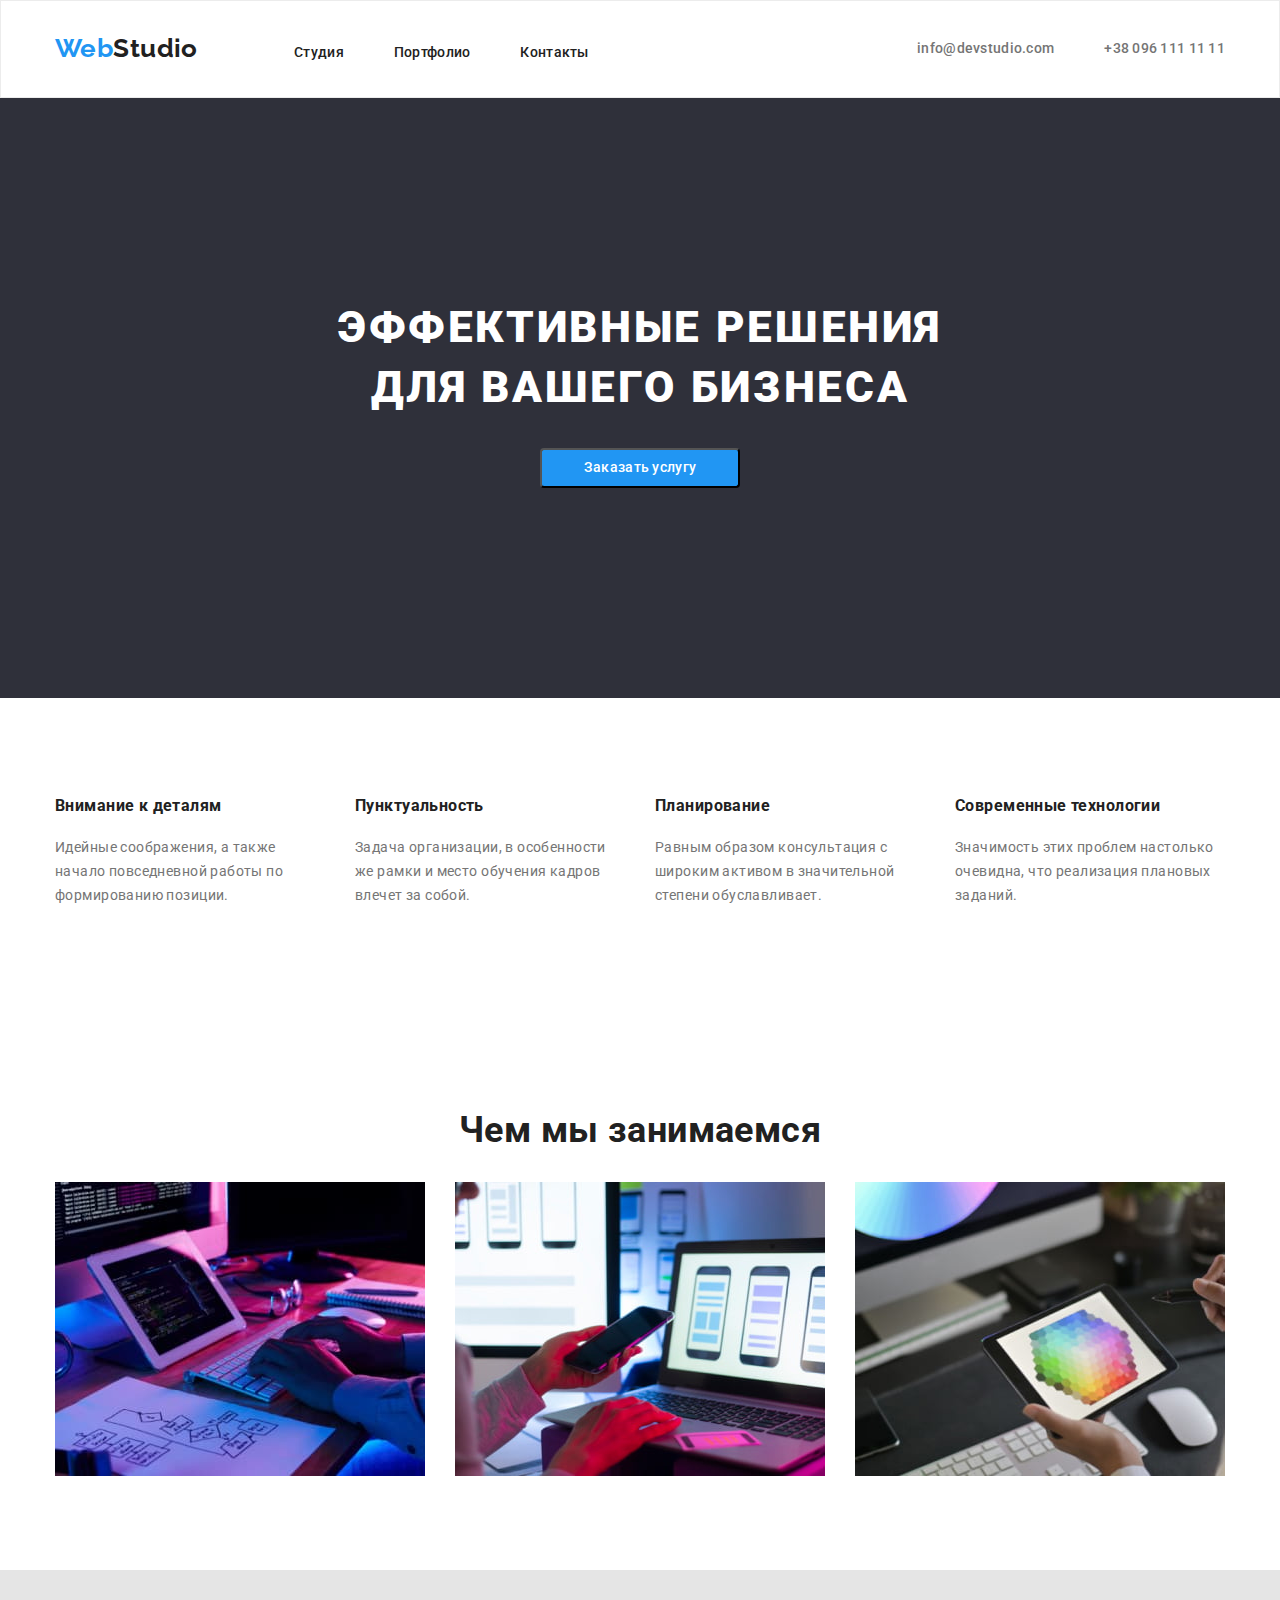
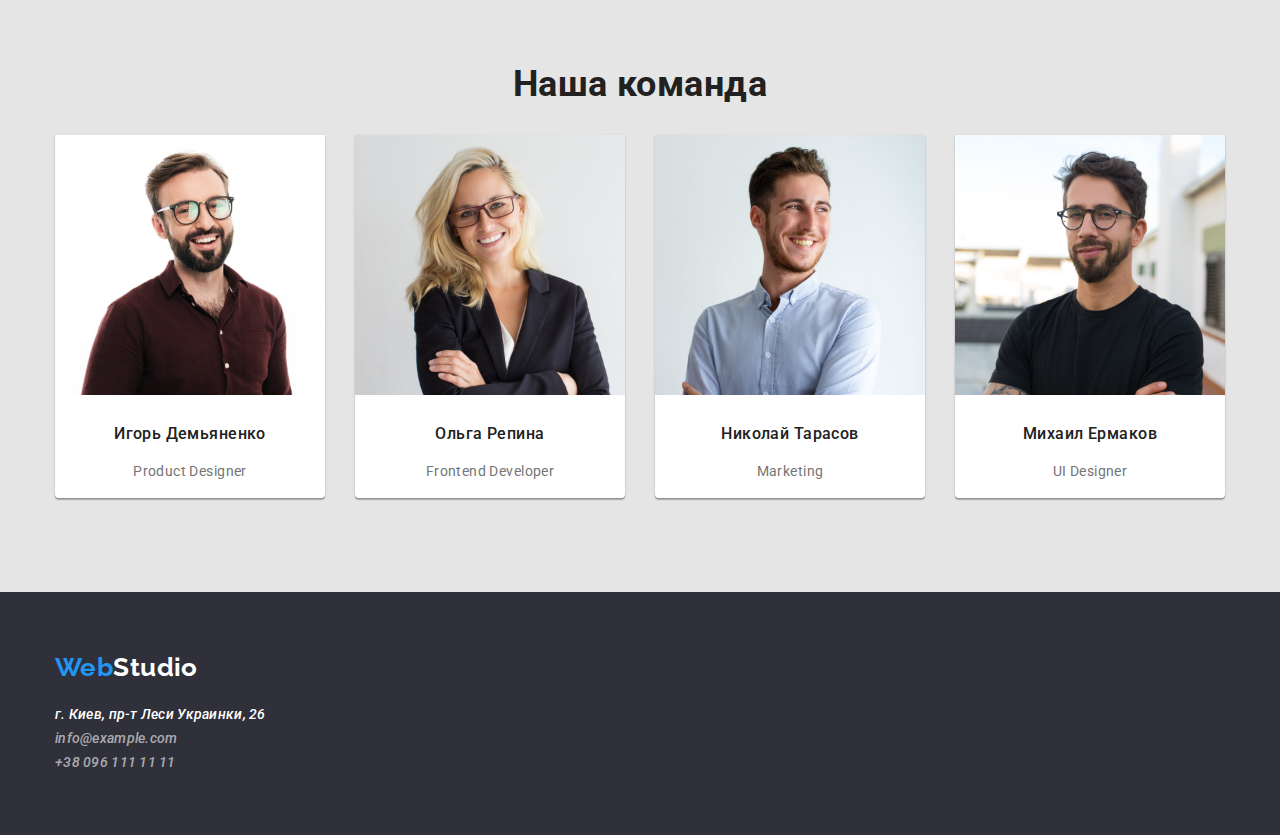
<file: index.html>
<!DOCTYPE html>
<html lang="ru">
    <head>
        <meta charset="UTF-8">
        <meta http-equiv="X-UA-Compatible" content="IE=edge">
        <meta name="viewport" content="width=device-width, initial-scale=1.0">
        <title>Студия</title>
        <link rel="preconnect" href="https://fonts.gstatic.com">
        <link href="https://fonts.googleapis.com/css2?family=Raleway:wght@700&family=Roboto:wght@400;500;700;900&display=swap" rel="stylesheet">
        <link rel="stylesheet" href="https://cdnjs.cloudflare.com/ajax/libs/modern-normalize/0.2.0/modern-normalize.min.css">
        <link rel="stylesheet" href="./css/style.css">
    </head>
    <body>
        <header class="header">
            <div class="container">
                <nav class="navigation">
                    <a class="logo" href="./index.html">Web<span>Studio</span></a>
                    <ul class="list menu">
                        <li class="menu-item"><a class="link menu-link" href="./index.html">Студия</a></li>
                        <li class="menu-item"><a class="link menu-link" href="./portfolio.html">Портфолио</a></li>
                        <li class="menu-item"><a class="link menu-link" href="">Контакты</a></li>
                    </ul>
                </nav>
                <ul class=" list menu adress">
                    <li class="menu-item"><a class="link" href="mailto:info@devstudio.com">info@devstudio.com</a> </li>
                    <li class="menu-item"><a class="link" href="tel:+380961111111">+38 096 111 11 11</a> </li>
                </ul>
            </div>
        </header>
            <section class="hero">
                <div class="container">
                <!--Hero-->
                <h1 class="hero-tittle">Эффективные решения для вашего бизнеса</h1>
                <button class="button" type="button">Заказать услугу</button>
                </div>
            </section>
            <section class="section">
                <div class="container">
                <h2 class="visually-hidden">Особенности</h2>
                <ul class="benefits-list list">
                    <li class="benefit-item">
                <h3 class="benefit-tittle">Внимание к деталям</h3>
                <p>Идейные соображения, а также начало повседневной работы по формированию позиции.</p>
                    </li>
                    <li class="benefit-item">
                <h3 class="benefit-tittle">Пунктуальность</h3>
                <p>Задача организации, в особенности же рамки и место обучения кадров влечет за собой.</p>
                    </li>
                    <li class="benefit-item">
                <h3 class="benefit-tittle">Планирование</h3>
                <p>Равным образом консультация с широким активом в значительной степени обуславливает.</p>
                    </li>
                    <li class="benefit-item">
                <h3 class="benefit-tittle">Современные технологии</h3>
                <p>Значимость этих проблем настолько очевидна, что реализация плановых заданий.</p>
                    </li>
                </ul>
                </div>
            </section>
            <section class="section">
                <div class="container">
                <h2 class="section-tittle">Чем мы занимаемся</h2>
                <ul class="activ-list list">
                    <li class="activ-item"><img src="./images/work/box1.jpg" alt="Разработчик пишет код" width="370" height="294"></li>
                    <li class="activ-item"><img src="./images/work/box2.jpg" alt="Создание маккета телефонного приложения" width="370" height="294"></li>
                    <li class="activ-item"><img src="./images/work/box3.jpg" alt="Разноцветный шестиугольник в планшете" width="370" height="294"></li>
                </ul>
                </div>
            </section>
            <section class="section team" >
                <div class="container">
                <h2 class="section-tittle">Наша команда</h2>
                <ul class="team-list list">
                    <li class="team-item">
                        <img src="./images/team/img3.jpg" alt="Дизайнер Игорь Демьяненко" width="270" height="260">
                        <h3>Игорь Демьяненко</h3>
                        <p>Product Designer</p>
                    </li>
                    <li class="team-item">
                        <img src="./images/team/img2.jpg" alt="Разработчик Ольга Репина" width="270" height="260">
                        <h3>Ольга Репина</h3>
                        <p>Frontend Developer</p>
                    </li>
                    <li class="team-item">
                        <img src="./images/team/img4.jpg" alt="Маркетолог Николай Тарасов" width="270" height="260">
                        <h3>Николай Тарасов</h3>
                        <p>Marketing</p>
                    </li>
                    <li class="team-item">
                        <img src="./images/team/img1.jpg" alt="Дизайнер Михаил Ермаков" width="270" height="260">
                        <h3>Михаил Ермаков</h3>
                        <p>UI Designer</p>
                    </li>
                </ul>
                </div>
            </section>
        </main>
        <footer class="footer">
            <div class="container">
            <a class="logo" href="./index.html">Web<span>Studio</span></a>
            <address>
                <ul class="list">
                    <li><span><a class="link" href="https://goo.gl/maps/QdpgK1i9F7eEfwZ26" target="_blank" rel="noreferrer noopener"><span>г. Киев, пр-т Леси Украинки, 26</span></a></li>
                    <li><a class="link" href="mailto:info@example.com">info@example.com</a></li>
                    <li><a class="link" href="tel:+380961111111">+38 096 111 11 11</a></li>
                </ul>
            </address>
            </div>
        </footer>
        
    </body>
</html>
</file>
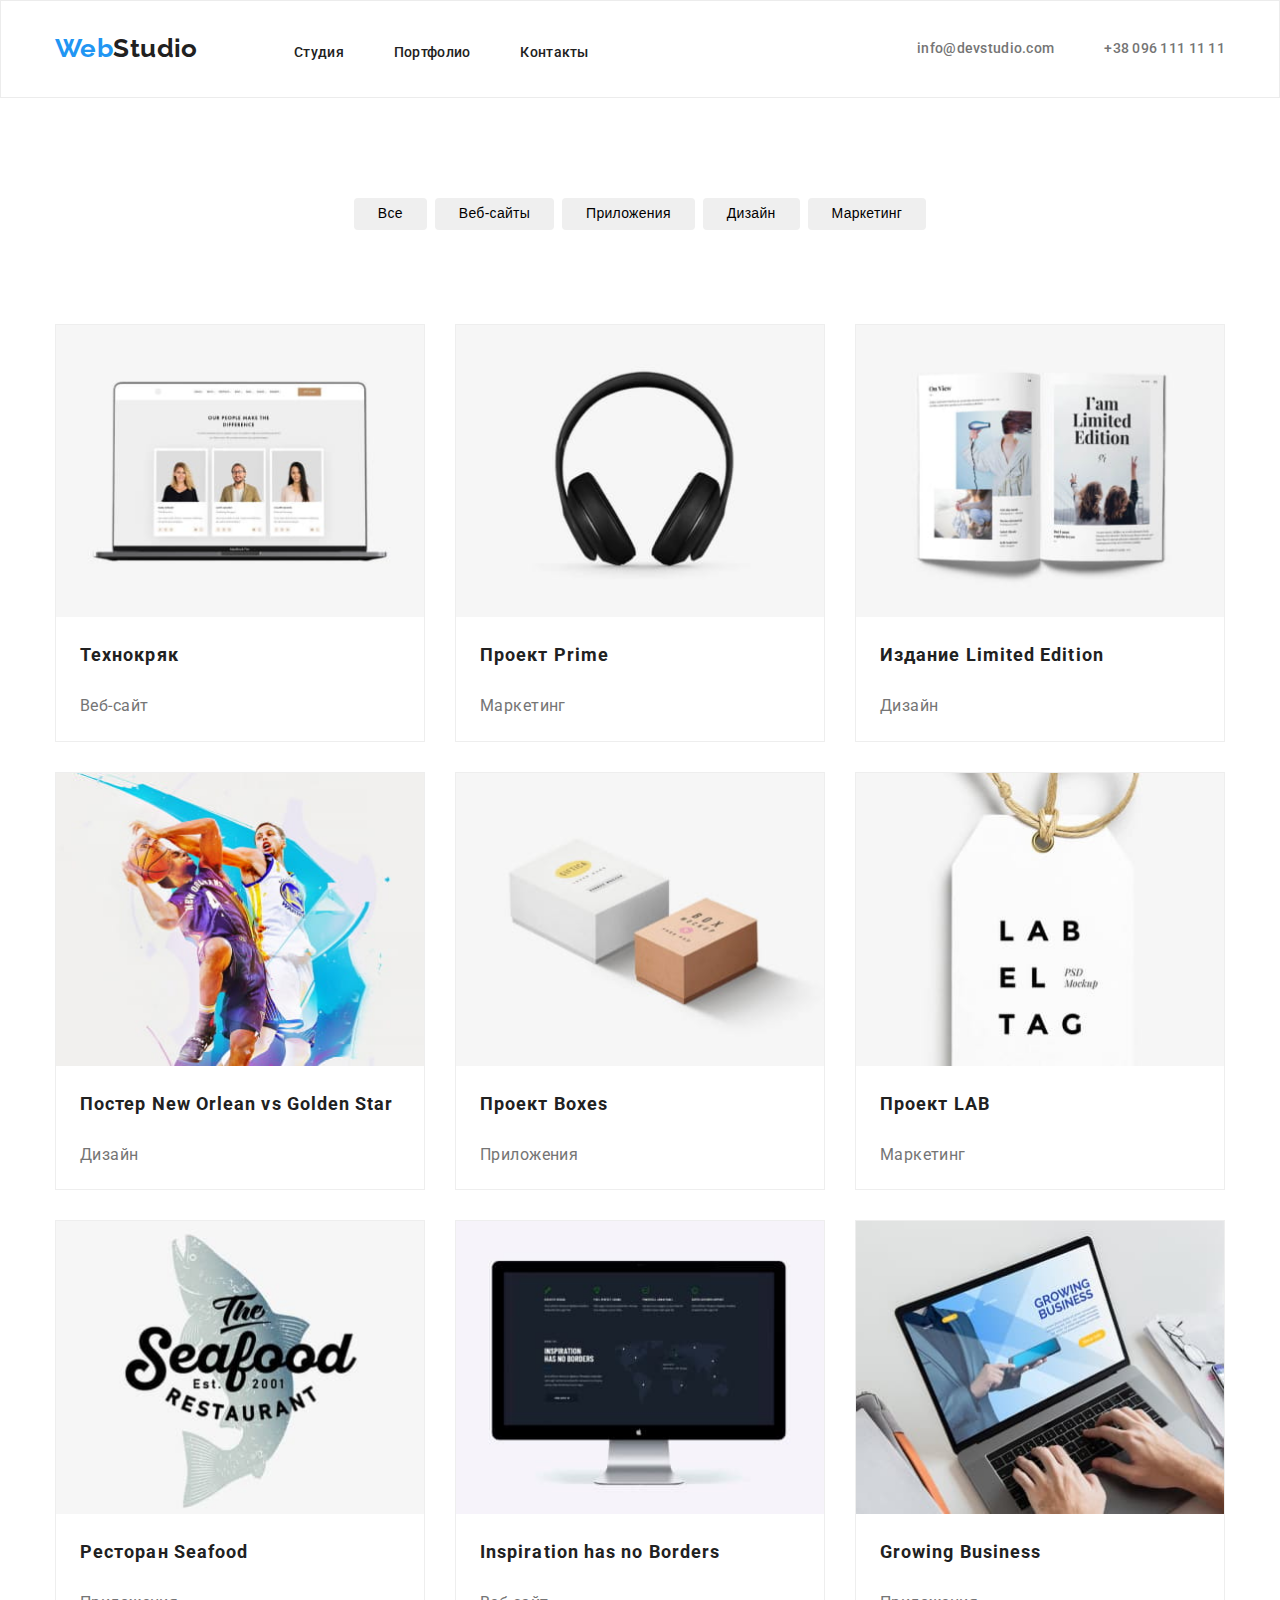
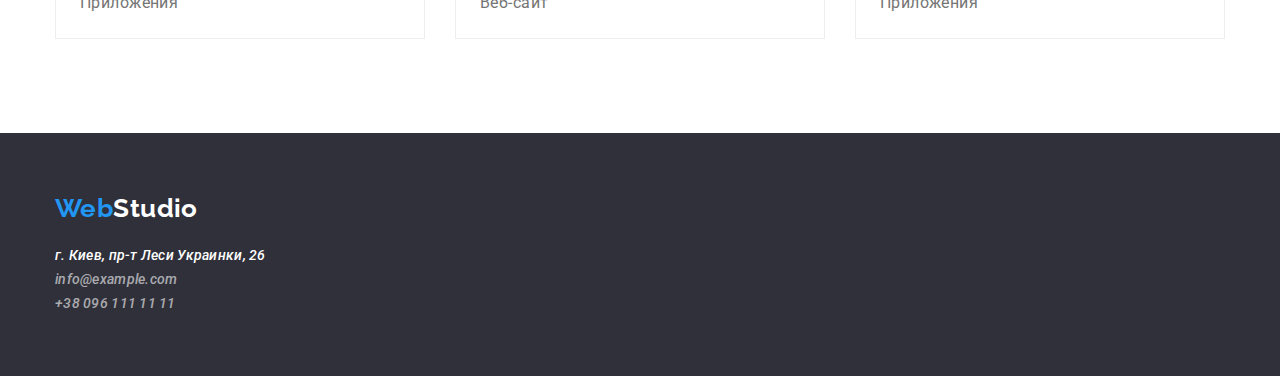
<file: portfolio.html>
<!DOCTYPE html>
<html lang="ru">
    <head>
        <meta charset="UTF-8">
        <meta http-equiv="X-UA-Compatible" content="IE=edge">
        <meta name="viewport" content="width=device-width, initial-scale=1.0">
        <title>Студия</title>
        <link rel="preconnect" href="https://fonts.gstatic.com">
        <link href="https://fonts.googleapis.com/css2?family=Raleway:wght@700&family=Roboto:wght@400;500;700;900&display=swap" rel="stylesheet">
        <link rel="stylesheet" href="./css/style.css">
    </head>
    <body>
        <header class="header">
            <div class="container">
                <nav class="navigation">
                    <a class="logo" href="./index.html">Web<span>Studio</span></a>
                    <ul class="list menu">
                        <li class="menu-item"><a class="link menu-link" href="./index.html">Студия</a></li>
                        <li class="menu-item"><a class="link menu-link" href="./portfolio.html">Портфолио</a></li>
                        <li class="menu-item"><a class="link menu-link" href="">Контакты</a></li>
                    </ul>
                </nav>
                <ul class="list menu adress">
                    <li class="menu-item"><a class="link" href="mailto:info@devstudio.com">info@devstudio.com</a> </li>
                    <li class="menu-item"><a class="link" href="tel:+380961111111">+38 096 111 11 11</a> </li>
                </ul>
            </div>
        </header>
        <main>
            <div class="container buttons">
                <ul class="button-list list">
                    <li class="item"><button class="button" type="button">Все</button></li>
                    <li class="item"><button class="button" type="button">Веб-сайты</button></li>
                    <li class="item"><button class="button" type="button">Приложения</button></li>
                    <li class="item"><button class="button" type="button">Дизайн</button></li>
                    <li class="item"><button class="button" type="button">Маркетинг</button></li>
                </ul>
            </div>
            <section class="section all">
                <div class="container">
                <ul class=" all-list list">
                    <li class="all-item">
                        <img src="./images/portfolio/img1.jpg" alt="Монитор с командой" width="370" height="294">
                        <div class="card">
                        <h3>Технокряк</h3>
                        <p>Веб-сайт</p>
                        </div>
                    </li>
                    <li class="all-item">
                        <img src="./images/portfolio/img2.jpg" width="370" height="294" alt="">
                        <div class="card">
                        <h3>Проект Prime</h3>
                        <p>Маркетинг</p>
                        </div>
                    </li>
                    <li class="all-item">
                        <img src="./images/portfolio/img3.jpg" width="370" height="294" alt="">
                        <div class="card">
                        <h3>Издание Limited Edition</h3>
                        <p>Дизайн</p>
                        </div>
                    </li>
                    <li class="all-item">
                        <img src="./images/portfolio/img4.jpg" width="370" height="294" alt="">
                        <div class="card">
                        <h3>Постер New Orlean vs Golden Star</h3>
                        <p>Дизайн</p>
                        </div>
                    </li>
                    <li class="all-item">
                        <img src="./images/portfolio/img5.jpg" width="370" height="294" alt="">
                        <div class="card">
                        <h3>Проект Boxes</h3>
                        <p>Приложения</p>
                        </div>
                    </li>
                    <li class="all-item">
                        <img src="./images/portfolio/img6.jpg" width="370" height="294" alt="">
                        <div class="card">
                        <h3>Проект LAB</h3>
                        <p>Маркетинг</p>
                        </div>
                    </li>
                    <li class="all-item">
                        <img src="./images/portfolio/img7.jpg" alt="" width="370" height="294">
                        <div class="card">
                        <h3>Ресторан Seafood</h3>
                        <p>Приложения</p>
                        <div>
                    </li>
                    <li class="all-item">
                        <img src="./images/portfolio/img8.jpg" width="370" height="294" alt="">
                        <div class="card">
                        <h3>Inspiration has no Borders</h3>
                        <p>Веб-сайт</p>
                        </div>
                    </li>
                    <li class="all-item">
                        <img src="./images/portfolio/img9.jpg" width="370" height="294" alt="">
                        <div class="card">
                        <h3>Growing Business</h3>
                        <p>Приложения</p>
                        </div>
                    </li>
                </ul>
                </div>
            </section>
        </main>
        <footer class="footer">
            <div class="container">
            <a class="logo" href="./index.html">Web<span>Studio</span></a>
            <address>
                <ul class="list">
                    <li><a class="link" href="https://goo.gl/maps/QdpgK1i9F7eEfwZ26" target="_blank" rel="noreferrer noopener"><span>г. Киев, пр-т Леси Украинки, 26</span></a></li>
                    <li><a class="link" href="mailto:info@example.com">info@example.com</a></li>
                    <li><a class="link" href="tel:+380961111111">+38 096 111 11 11</a></li>
                </ul>
            </address>
            </div>
        </footer>
        
    </body>
</html>
</file>
<file: css/style.css>
:root {
    --main-text-color--: #757575;
    --tittle-text-color: #212121;
    --adress-text-color: rgba(255, 255, 255, 0.6);
    --accent-text-color: #2196F3;
    --bg-grey-color: #E5E5E5;
    --bg-dark-color: #2F303A;
    --hero-text-color: #FFFFFF;

}
html {
    box-sizing: border-box;
}
*,
*::before,
*::after {
    box-sizing: inherit;
}

body {
    font-family: Roboto;
font-style: normal;
font-weight: normal;
font-size: 14px;
line-height: 1.71;
letter-spacing: 0.03em;
color: var(--main-text-color--);
margin: 0;
}

h1,
h2,
h3,
h4,
h5,
h6,
p {
  margin-top: 0;
}

img {
  display: block;
  max-width: 100%;
  height: auto;
}

header .link {
font-weight: 500;
font-size: 14px;
line-height: 1.14;
letter-spacing: 0.02em;
text-decoration: none;
}

.header {
    padding-top: 32px;
    padding-bottom: 32px;
    border: 1px solid #ECECEC;
}

.adress .link {
    color: var(--main-text-color--);

}

.container {
    width: 1200px;
    margin-right: auto;
    margin-left: auto;
    padding-left: 15px;
    padding-right: 15px;
}
.section {
    padding-top: 94px;
    padding-bottom: 94px;
}

.header .container {
    display: flex;
    justify-content: flex-end;
    align-items: center;
}

.navigation {
    margin-right: auto;
}

.logo{
    font-family: Raleway;
font-style: normal;
font-weight: bold;
font-size: 26px;
line-height: 1.19;
text-decoration: none;
color: var(--accent-text-color);
}

.header .logo {
    margin-right: 93px;
}

.logo span{
    color: var(--tittle-text-color);
}

.visually-hidden {
    position: absolute !important;
    clip: rect(1px 1px 1px 1px);
    clip: rect(1px, 1px, 1px, 1px);
    padding: 0 !important;
    border: 0 !important;
    height: 1px !important;
    width: 1px !important;
    overflow: hidden;
  }

.list {
    margin-top: 0;
    margin-bottom: 0;
    padding-left: 0;
    list-style: none;
}
.menu {
    display: inline-flex;
}
.menu-item:not(:last-child) {
    margin-right: 50px;
}

.link {
font-weight: 500;
font-size: 14px;
line-height: 1.14;
letter-spacing: 0.02em;

color: var(--tittle-text-color);

}
.link:hover,
.link:focus,
.link:active {
    color: var(--accent-text-color)
}

.button {
font-weight: 500;
font-size: 14px;
line-height: 1.14;
letter-spacing: 0.02em;
cursor: pointer;
}

.button:hover,
.button:focus,
.button:active {
    color: var(--hero-text-color);
    background-color: var(--accent-text-color)
}

.hero {
    padding-top: 200px;
    padding-bottom: 200px;
    overflow: hidden;
    text-align: center;
    min-height: 600px;
    background-color: var(--bg-dark-color);
}

.hero-tittle {
margin: 0 auto 30px;
font-weight: 900;
font-size: 44px;
line-height: 1.36;
text-align: center;
letter-spacing: 0.06em;
text-transform: uppercase;
color: var(--hero-text-color);
width: 696px;
}

.hero .button {
    display: block;
    border-radius: 4px;
    min-width: 200px;
    margin: 0 auto;
    padding: 10px 32px;
    color: var(--hero-text-color);
    background-color: var(--accent-text-color)
}

.section-tittle {
font-weight: bold;
font-size: 36px;
line-height: 1.16;
text-align: center;
color: var(--tittle-text-color)
}

.benefits-list {
    display: flex;
    padding: 0px;
    margin: 0px;
    margin-right: -30px;
  }

.benefit-item {
    flex-basis: calc(100% / 4 - 30px);
    margin-right: 30px;
}

.benefit-tittle {
color: var(--tittle-text-color);
}

.activ-list {
    display: flex;
    padding: 0;
    margin: 0;
    margin-right: -30px;
  }
  
  .activ-item {
    flex-basis: calc(100% / 3 - 30px);
    margin-right: 30px;
  }

.team {
    background-color: var(--bg-grey-color);
    text-align: center;
}

.team h3 {
margin-top: 30px;
font-weight: 500;
font-size: 16px;
line-height: 1.18;
color: var(--tittle-text-color);
}

.team-list {
    display: flex;
    padding: 0;
    margin: 0;
    margin-right: -30px;
  }
  
  .team-item {
    flex-basis: calc(100% / 4 - 30px);
    margin-right: 30px;
    box-shadow: 0px 1px 3px rgba(0, 0, 0, 0.12), 0px 1px 1px rgba(0, 0, 0, 0.14),
      0px 2px 1px rgba(0, 0, 0, 0.2);
    border-radius: 0px 0px 4px 4px;
    background-color: var(--hero-text-color);
  }
  
  .team-iteam-text {
    text-align: center;
  }
  
.team-content {   
padding-bottom: 30px;   
padding-top: 30px;  
padding-left: 24px;   
padding-right: 24px;   
background-color: var(--background-colour);
}
.card {
    margin: 20px 24px;
}

.buttons .button{
    display: block;
    padding-left: 22px;
    padding-right: 22px;
    padding-top: 6px;
    padding-bottom: 6px;
    min-width: 73px;
    border-radius: 4px;
    border-color: transparent;
}

.button-list {
    display: flex;
    justify-content: center;
    margin-top: 100px;
}
  
  .button-list .item + .item {
    margin-left: 8px;
}
.all h3 {
    margin-top: 20px;
font-size: 18px;
line-height: 2;
letter-spacing: 0.06em;
color: var(--tittle-text-color)
}

.all p {
font-size: 16px;
line-height: 1.87;
}

.all-list {
    display: flex;
    flex-wrap: wrap;
    margin-right: -30px;
    margin-bottom: -30px;
}

.all-item {
    flex-basis: calc(100% / 3 - 30px);
  margin-right: 30px;
  margin-bottom: 30px;
  border: 1px solid #EEEEEE;
}

.footer {
    padding-top: 60px;
    padding-bottom: 60px;
    background-color: var(--bg-dark-color);
}

.footer .logo {
    display: block;
    margin-bottom: 20px;
}

.footer span {
    color: var(--hero-text-color);
}
footer .link {
    color: rgba(255, 255, 255, 0.6);
    text-decoration: none;
}
</file>
